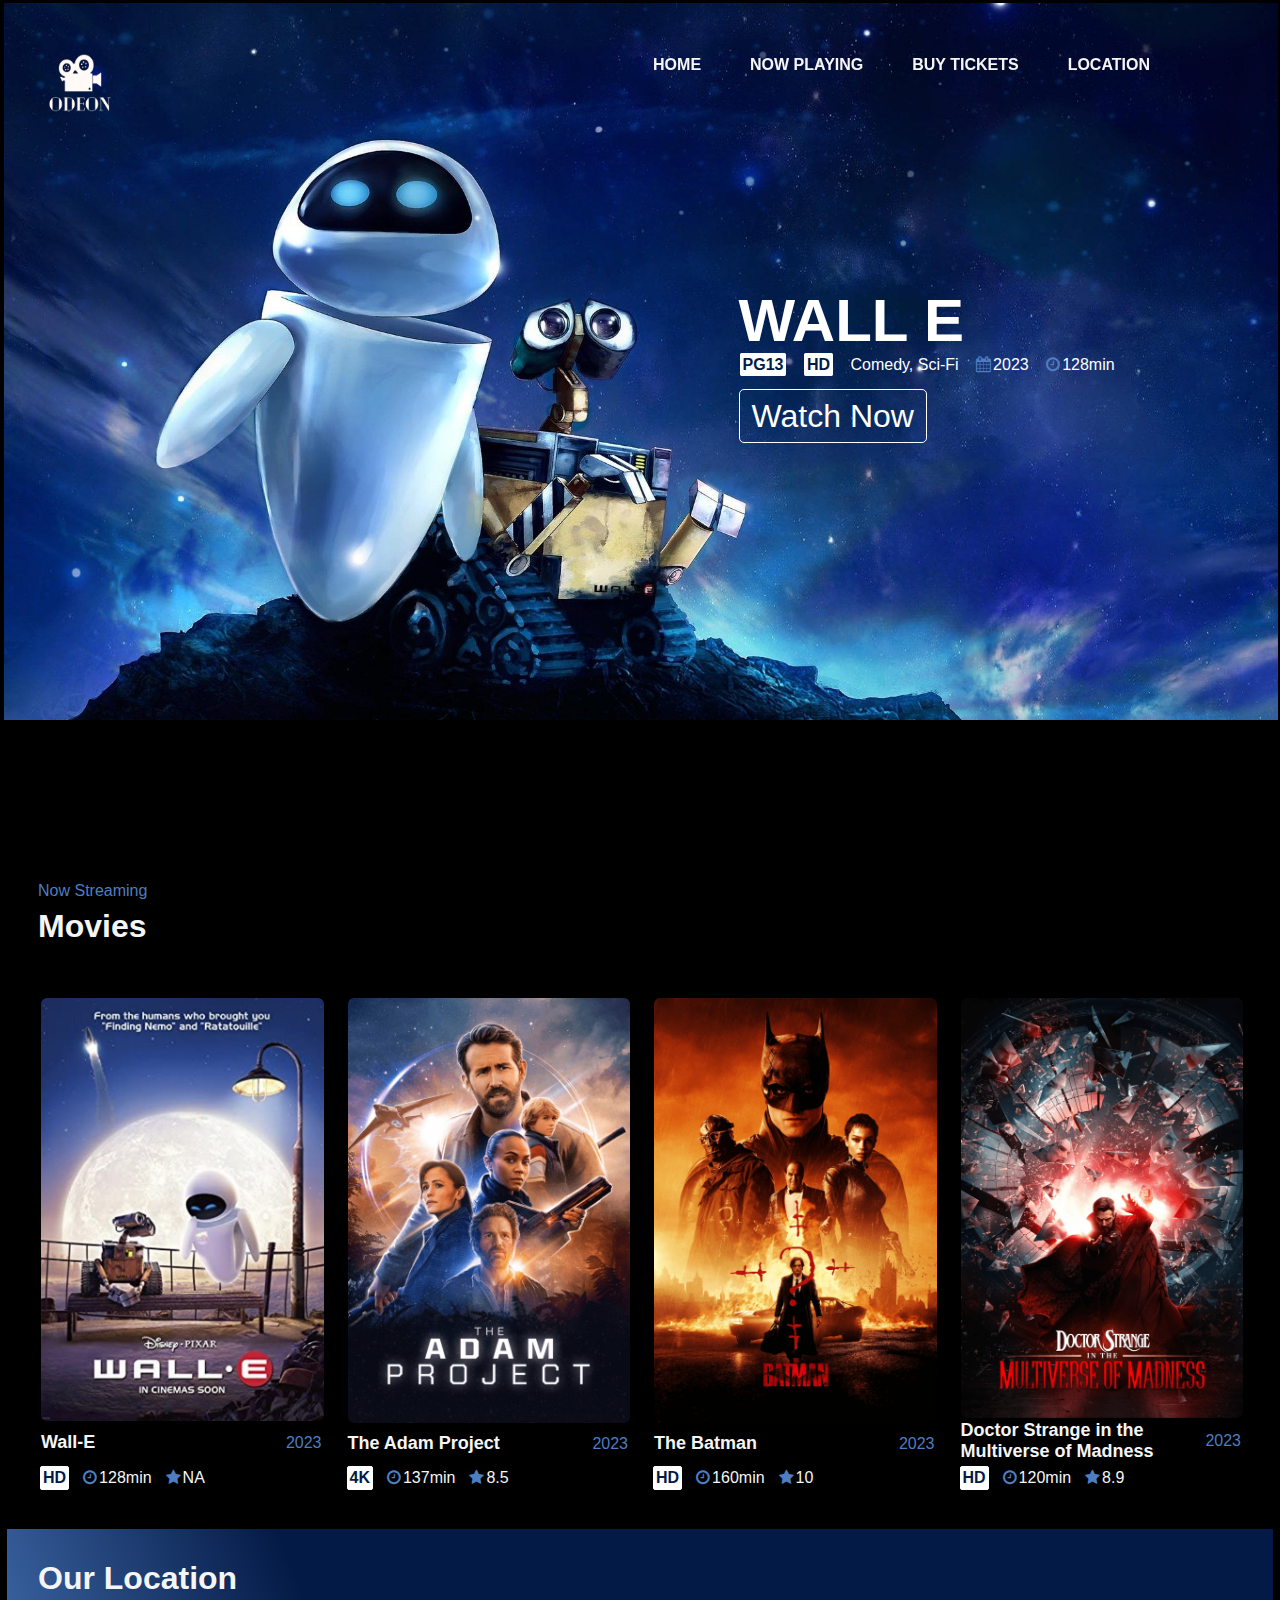
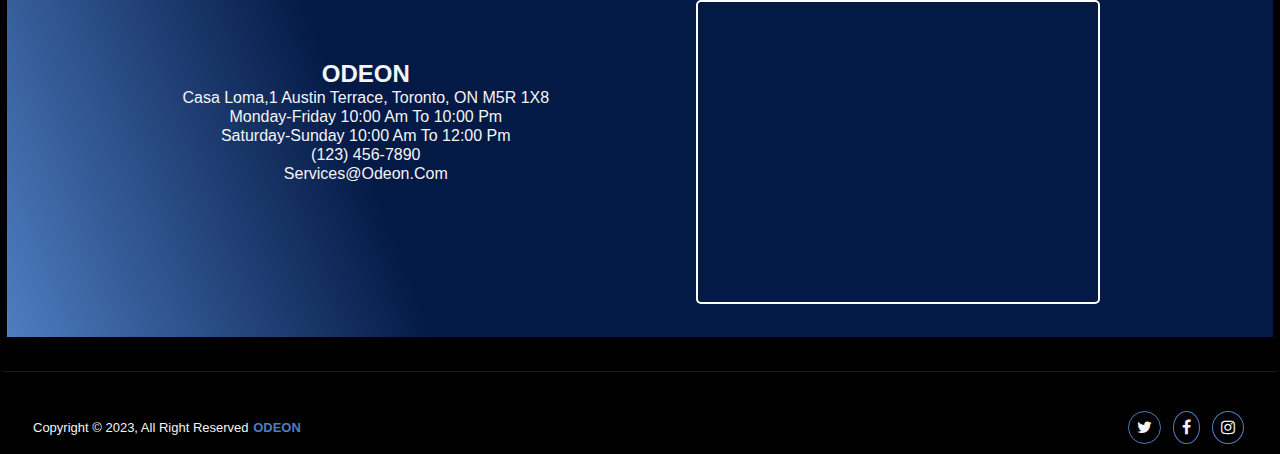
<file: final-project/index.html>
<html>

<head>

    <link rel="stylesheet" href="css/style.css">
    <title>ODEON</title>
    <link rel="stylesheet" href="https://cdnjs.cloudflare.com/ajax/libs/font-awesome/4.7.0/css/font-awesome.min.css">
</head>

<body>
    <header>
        <nav>
            <a href="#"><img id="logo" src="assets\Logo.png" alt="site logo here" width="90" height="90"></a>
            <ul>
                <li><a href="#"> home</a></li>
                <li><a href="#movies"> now playing</a></li>
                <li><a href="payment-page.html"> buy tickets</a></li>
                <li><a href="#location"> location</a></li>
            </ul>
        </nav>
    </header>
    <main>
        <img src="assets/hero-banner.jpg" alt="">
        <div class="hero-banner_details" data-dest="wallE">
            <h1>WALL E</h1>
            <div class="content">
                <span class="rating">PG13</span>
                <span class="hd">HD</span>
                <span class="genre">Comedy, Sci-Fi</span>
                <span class="release">2023</span>
                <span class="duration">128min</span>
            </div>
            <a href="featured-page.html" class="view-details redirect">Watch now</a>
        </div>
    </main>
    <section id="movies">
        <p>Now streaming</p>
        <h1>movies</h1>
        <div class="movies-wrapper">
            <div class="movie-details">
                <a href="featured-page.html" class="movie-poster redirect" data-dest="wallE">
                    <img src="assets/wallE.jpg" alt="">
                </a>
                <a href="featured-page.html" class="title-wrapper redirect" data-dest="wallE">
                    <h2>Wall-E</h2>
                    <span>2023</span>
                </a>
                <div class="details-wrapper">
                    <span class="hd">HD</span>
                    <span class="duration">128min</span>
                    <span class="rating-star">NA</span>
                </div>
            </div>
            <div class="movie-details">
                <a href="featured-page.html" class="movie-poster redirect" data-dest="theAdamProject">
                    <img src="assets/adamproject.png" alt="">
                </a>
                <a href="featured-page.html" class="title-wrapper redirect" data-dest="theAdamProject">
                    <h2>The Adam Project</h2>
                    <span>2023</span>
                </a>
                <div class="details-wrapper">
                    <span class="hd">4K</span>
                    <span class="duration">137min</span>
                    <span class="rating-star">8.5</span>
                </div>
            </div>
            <div class="movie-details">
                <a href="featured-page.html" class="movie-poster redirect" data-dest="batman">
                    <img src="assets/batman.png" alt="">
                </a>
                <a href="featured-page.html" class="title-wrapper redirect" data-dest="batman">
                    <h2>The Batman</h2>
                    <span>2023</span>
                </a>
                <div class="details-wrapper">
                    <span class="hd">HD</span>
                    <span class="duration">160min</span>
                    <span class="rating-star">10</span>
                </div>
            </div>
            <div class="movie-details">
                <a href="featured-page.html" class="movie-poster redirect" data-dest="drStrange">
                    <img src="assets/drstrange.png" alt="">
                </a>
                <a href="featured-page.html" class="title-wrapper redirect" data-dest="drStrange">
                    <h2>Doctor Strange in the Multiverse of Madness</h2>
                    <span>2023</span>
                </a>
                <div class="details-wrapper">
                    <span class="hd">HD</span>
                    <span class="duration">120min</span>
                    <span class="rating-star">8.9</span>
                </div>
            </div>
        </div>
    </section>
    <section id="location">
        <h1>our location</h1>
        <div class="location-wrapper">
            <div class="theatre-details">
                <h2>ODEON</h2>
                <p id="address">Casa Loma,1 Austin Terrace, Toronto, ON M5R 1X8</p>
                <p id="hours-of-operation">
                    <div>Monday-Friday 10:00 am to 10:00 pm </div>
                    <div>Saturday-Sunday 10:00 am to 12:00 pm</div>
                </p>
                <p id="contact-number">(123) 456-7890</p>
                <p id="email">services@odeon.com</p>
            </div>
            <div class="theatre-location">
                <iframe
                    src="https://www.google.com/maps/embed?pb=!1m18!1m12!1m3!1d2885.563799570283!2d-79.41163258502313!3d43.67804095884286!2m3!1f0!2f0!3f0!3m2!1i1024!2i768!4f13.1!3m3!1m2!1s0x882b349dcf25a1b3%3A0x617cc8c102d6584f!2sCasa%20Loma!5e0!3m2!1sen!2sca!4v1674431778177!5m2!1sen!2sca"
                    loading="lazy" referrerpolicy="no-referrer-when-downgrade">
                </iframe>
            </div>
        </div>
    </section>
    <div class="divider"></div>
    <footer>
        <p class="copyright">Copyright © 2023, All Right Reserved <strong>ODEON</strong></p>
        <div class="socialmedia-links">
            <nav>
                <ul>
                    <li><a href=""><i class="fa fa-twitter" ></i></a></li>
                    <li><a href=""><i class="fa fa-facebook"></i></a></li>
                    <li><a href=""><i class="fa fa-instagram"></i></a></li>
                </ul>
            </nav>
        </div>
    </footer>

    <script src="js/main.js"></script>
</body>

</html>
</file>
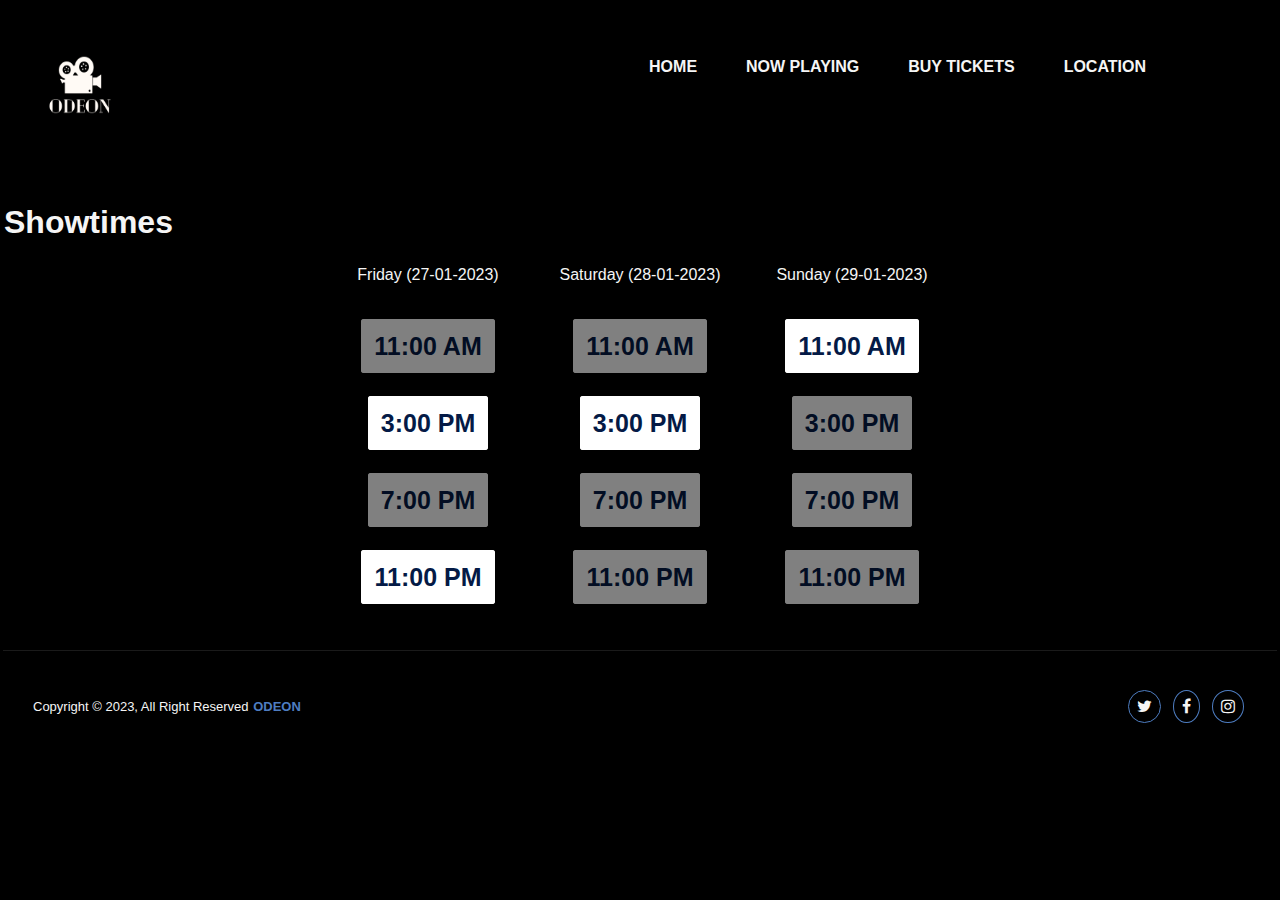
<file: final-project/featured-page.html>
<!DOCTYPE html>
<html lang="en">

<head>
    <meta charset="UTF-8">
    <meta http-equiv="X-UA-Compatible" content="IE=edge">
    <meta name="viewport" content="width=device-width, initial-scale=1.0">
    <title>ODEON</title>
    <link rel="stylesheet" href="css\featured-page.css">
    <link rel="stylesheet" href="https://cdnjs.cloudflare.com/ajax/libs/font-awesome/4.7.0/css/font-awesome.min.css">
</head>

<body class='featured-page'>
    <header>
        <nav>
            <a href="#"><img id="logo" src="assets\Logo.png" alt="site logo here" width="90" height="90"></a>
            <ul>
                <li><a href="index.html"> home</a></li>
                <li><a href="#movies"> now playing</a></li>
                <li><a href="payment-page.html"> buy tickets</a></li>
                <li><a href="#location"> location</a></li>
            </ul>
        </nav>
    </header>
    <main>
        
    </main>
    <section id="showtime">
        <h1>Showtimes</h1>
        <div id="shows">
            <div class="date">
                    <span>
                        Friday (27-01-2023)
                    </span>           
                
                    <span>
                        Saturday (28-01-2023)
                    </span>            
                
                    <span>
                        Sunday (29-01-2023)
                    </span>            
                </div>
            <div class="morning">
                
            </div>
            <div class="afternoon">

            </div>
            <div class="evening">

            </div>
            <div class="night">

            </div>
        </div>        
    </section>
    <div class="divider"></div>
    <footer>
        <p class="copyright">Copyright © 2023, All Right Reserved <strong>ODEON</strong></p>
        <div class="socialmedia-links">
            <nav>
                <ul>
                    <li><a href=""><i class="fa fa-twitter" ></i></a></li>
                    <li><a href=""><i class="fa fa-facebook"></i></a></li>
                    <li><a href=""><i class="fa fa-instagram"></i></a></li>
                </ul>
            </nav>
        </div>
    </footer>
    <script src="js/feature-page.js"></script>
</body>

</html>
</file>
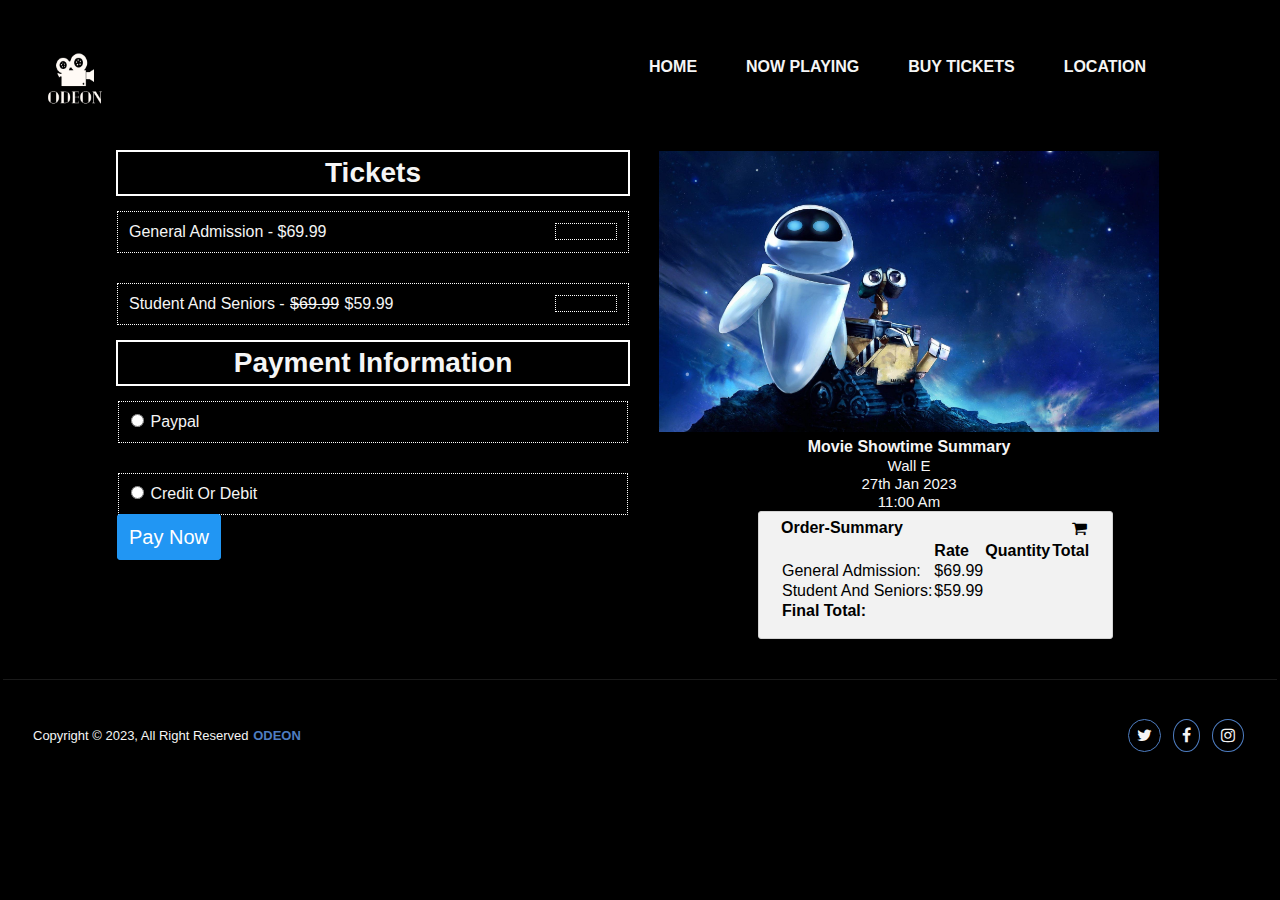
<file: final-project/payment-page.html>
<!DOCTYPE html>
<html lang="en">

<head>
    <meta charset="UTF-8">
    <meta http-equiv="X-UA-Compatible" content="IE=edge">
    <meta name="viewport" content="width=device-width, initial-scale=1.0">
    <title>ODEON</title>
    <link rel="stylesheet" href="css\payment-page.css">
    <link rel="stylesheet" href="https://cdnjs.cloudflare.com/ajax/libs/font-awesome/4.7.0/css/font-awesome.min.css">
</head>

<body>
    <header>
        <nav>
            <a href="#"><img id="logo" src="assets\Logo.png" alt="site logo here" width="80" height="80"></a>
            <ul>
                <li><a href="index.html"> home</a></li>
                <li><a href="#movies"> now playing</a></li>
                <li><a href="payment-page.html"> buy tickets</a></li>
                <li><a href="#location"> location</a></li>
            </ul>
        </nav>
    </header>

    <section>
        <div class="left-section">
            <div class="forms">
                <h1>tickets</h1>
                <form action="" class="tickets">
                    <div>
                        <label for="ga-ticket">general admission - $69.99</label>
                        <input min="0" max="5" type="number" name="" id="ga-ticket">
                    </div>
                    <div>
                        <label for="sp-ticket">Student and seniors - <del>$69.99</del> $59.99</label>
                        <input min="0" max="5" type="number" name="" id="sp-ticket">
                    </div>
                </form>
            </div>
            <div class="payment-info">
                <h1>payment information</h1>
                <form name="paymentsForm" class="payments">
                    <div class="payment-opt">
                        <div>
                            <span>
                                <input type="radio" name="payment_method" id="paypal" value="paypal">
                                <label for="paypal">paypal</label>
                            </span>
                            <i class="fa-brands fa-paypal"></i>
                        </div>
                        <div class="paypal_details d-none">
                            <input type="email" name="" id="paypal_email" placeholder="paypal email address">
                            <input type="password" name="" id="paypal_pass" placeholder="paypal password">
                        </div>
                        <div>
                            <span>
                                <input type="radio" name="payment_method" id="card" value="cardCD">
                                <label for="card">credit or debit</label>
                            </span>
                            <i class="fa-solid fa-credit-card"></i>
                        </div>
                        <div class="card_details d-none">
                            <input type="number" name="" placeholder=" enter card number " id="card_number">
                            <input type="number" name="" placeholder=" enter cvv code " id="card_cvv">
                        </div>
                    </div>
                </form>
                <a href="thank-you.html">Pay now</a>
            </div>
        </div>
        <div class="right-section">
            <div>
                <img src="assets\hero-banner.jpg" alt="">
            </div>
            <div class="movie-summary">
                <h4>movie showtime summary</h4>
                <p>Wall E</p>
                <p>27th Jan 2023</p>
                <p>11:00 am</p>
            </div>
            <div class="order-summary">
                <div class="container">
                    <div>
                    <h4>order-summary</h4>
                    <span class="price" style="color:black">
                        <i class="fa fa-shopping-cart"></i>
                        <b></b>
                    </span>
                </div>
                    <table>
                        <thead>
                            <tr>
                                <td></td>
                                <td>rate</td>
                                <td>quantity</td>
                                <td>Total</td>
                            </tr>
                        </thead>
                        <tr>
                            <td>general admission:</td>
                            <td>$69.99</td>
                            <td id="ga-quantity"></td>
                            <td id="ga-total"></td>
                        </tr>
                        <tr>
                            <td>Student and seniors:</td>
                            <td>$59.99</td>
                            <td id="sp-quantity"></td>
                            <td id="sp-total"></td>
                        </tr>
                        <tr>
                            <td>Final Total:</td>
                            <td></td>
                            <td id="final-total"></td>
                        </tr>

                    </table>
                </div>
            </div>
        </div>
    </section>

    <div class="divider"></div>
    <footer>
        <p class="copyright">Copyright © 2023, All Right Reserved <strong>ODEON</strong></p>
        <div class="socialmedia-links">
            <nav>
                <ul>
                    <li><a href=""><i class="fa fa-twitter"></i></a></li>
                    <li><a href=""><i class="fa fa-facebook"></i></a></li>
                    <li><a href=""><i class="fa fa-instagram"></i></a></li>
                </ul>
            </nav>
        </div>
    </footer>
    <script src="js/payment-page.js"></script>
</body>

</html>
</file>
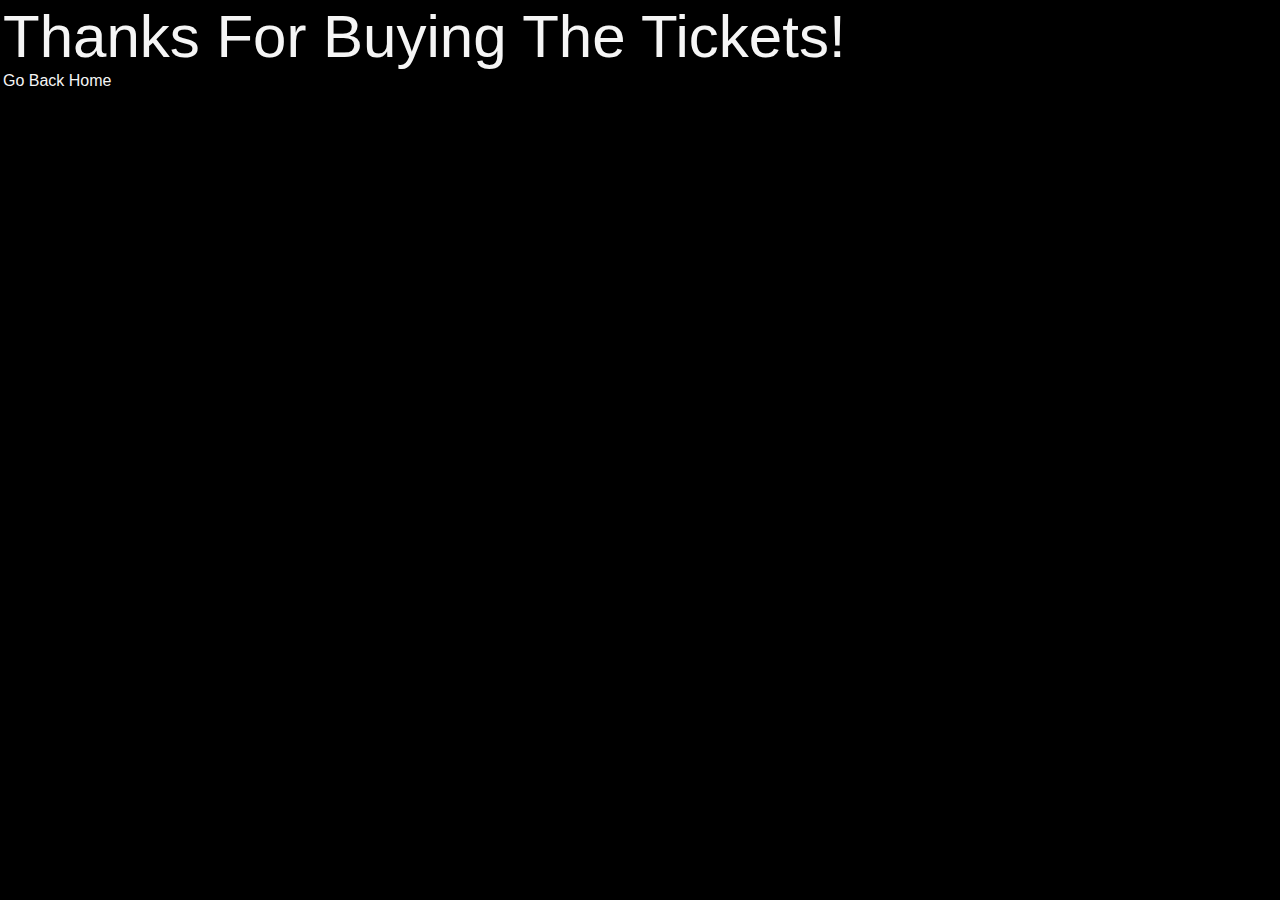
<file: final-project/thank-you.html>
<!DOCTYPE html>
<html lang="en">
<head>
    <meta charset="UTF-8">
    <meta http-equiv="X-UA-Compatible" content="IE=edge">
    <meta name="viewport" content="width=device-width, initial-scale=1.0">
    <link rel="stylesheet" href="css/style.css">
    <title>Document</title>
</head>
<body>
    <p class="thanks"> Thanks for buying the tickets! </p>
    <a href="index.html"> go back home</a>
</body> 
</html>
</file>
<file: final-project/css/style.css>
* {
    margin: 1px;
    padding: 0px;
}

/* global styles */
body {
    font-size: 16px;
    font-family: 'Poppins', sans-serif;
    text-transform: capitalize;
    background-color: black;
    color: whitesmoke;
}

a {
    text-decoration: none;
    color: whitesmoke;
}

/* header styles */
header {
    position: fixed;
    top: -1;
    width: 100%;
    background-color: transparent;
    z-index: 999;
    margin-top: 25px;
}

header.scrolled {
    background-color: black;
    margin-top: 0;
}

header>nav {
    margin: 0 30px;
    display: flex;
    justify-content: space-between;
}

header>nav>ul {
    display: flex;
    flex-direction: row;
    justify-content: space-between;
    list-style-type: none;
    text-align: center;
    white-space: nowrap;
    padding: 0 100px;
}

header>nav>ul>li {
    padding: 30px 0 30px 45px;
    text-transform: uppercase;
    font-weight: 700;
}

header a:hover,
header a:active {
    color: #4E7DC1;
}



/* main style  */
main {
    position: relative;
}

main img {
    width: 100%;
    height: auto;
}

.hero-banner_details {
    position: absolute;
    top: 35%;
    right: 10%;
    transform: translate(2%, 0%);
    color: white;
    padding: 30px;
}

.hero-banner_details h1 {
    font-size: 60px;
    font-weight: 600;
}

.hero-banner_details .release::before {
    content: "\f073";
    padding-right: 2px;
    font-family: 'FontAwesome';
    color: #4E7DC1;
}

.hero-banner_details .duration::before {
    content: "\f017";
    padding-right: 2px;
    font-family: 'FontAwesome';
    color: #4E7DC1;
}

.hero-banner_details span {
    margin-right: 12px;
}

.hero-banner_details span.rating,
span.hd {
    border: 0.7px solid white;
    padding: 2px;
    color: #041A46;
    font-weight: bold;
    border-radius: 2px;
    background-color: white;
}

.hero-banner_details .content {
    margin-bottom: 24px;
}

.hero-banner_details a {
    padding: 8px 12px;
    background-color: transparent;
    border: 1px solid #fff;
    border-radius: 5px;
    text-align: center;
    font-size: 32px;
    color: #fff;
    text-transform: capitalize;
}

.hero-banner_details a:hover {
    background-color: #041A46;
    color: white;
    cursor: pointer;
}


/* movies section styles  */


#movies {
    margin: 5px;
    padding: 30px;
    margin-top: 130px;
}
#movies p{
    color: #4E7DC1;
    width: fit-content;
    margin-bottom: 8px;
}
#movies h1 {
    font-size: 32px;
    font-weight: bold;
    margin-bottom: 50px;
}

.movies-wrapper {
    display: flex;
    justify-content: space-between;
    width: 100%;
    gap: 20px;
}

.movie-details {
    height: auto;
    width: 100%;
    display: flex;
    flex-direction: column;
    justify-content: space-between;

}

.movie-poster img {
    height: 100%;
    width: 100%;
    border-radius: 6px;
}

.movie-details a img:hover {
    opacity: 0.8;
}

.title-wrapper h2 {
    text-align: left;
    font-weight: bold;
    font-size: 18px;
    text-transform: none;
}

.title-wrapper h2:hover {
    color: #4E7DC1;
}


.title-wrapper {
    display: flex;
    justify-content: space-between;
    align-items: center;
    gap: 20px;
    /* margin-bottom: 10px; */
}

.title-wrapper span {
    color: #4E7DC1;
    font-size: 16px;
    cursor: default;
}

.details-wrapper {
    font-size: 16px;
    display: flex;
    margin-left: 0;
    gap: 12px;
    align-items: center;
}

.duration::before {
    content: "\f017";
    padding-right: 2px;
    font-family: 'FontAwesome';
    color: #4E7DC1;
}

.rating-star::before {
    content: "\f005";
    padding-right: 2px;
    font-family: 'FontAwesome';
    color: #4E7DC1;
}


/* Our Location styles  */
#location {
    margin: 5px;
    padding: 30px;
    background: rgb(78,125,193);
background: linear-gradient(69deg, rgba(78,125,193,1) 0%, rgba(4,26,70,1) 30%);
}

#location h1 {
    font-size: 32px;
    font-weight: bold;
}

.location-wrapper {
    display: flex;
    flex-direction: row;
    justify-content: space-evenly;
    width: 100%;
    min-height: fit-content;
}

.theatre-details {
    text-align: center;
    font-family: MarkOT-CondBlack, sans-serif;
    padding-top: 60px;
}

.theatre-location iframe {
    width: 400px;
    height: 300px;
    border: 2px solid white;
    border-radius: 5px;
}

.divider {
    height: 4px;
    margin-block: 30px;
    border-top: 1px solid var(--rich-black-fogra-29);
    border-bottom: 1px solid hsla(0, 0%, 100%, 0.1);
}
/* footer style  */
footer {
    min-height: 50px;
    display: flex;
    flex-direction: row;
    margin: 0 30px;
    justify-content: space-between;
    align-items: center;
}

.copyright {
    font-size: small;
    text-align: center;
}
strong{
    color: #4E7DC1;
}
.socialmedia-links ul {
    display: flex;
    flex-direction: row;
    justify-content: center;
    list-style-type: none;
    white-space: nowrap;
    gap: 10px;
}
.socialmedia-links li{
    border-radius: 50%;
    border: 1px solid #4E7DC1;
    height: 100%;
    width: 100%;
    padding: 6px;
}
.fa:hover{
    color: #4E7DC1;
}

.thanks {
    font-size: 60px ;
}
</file>
